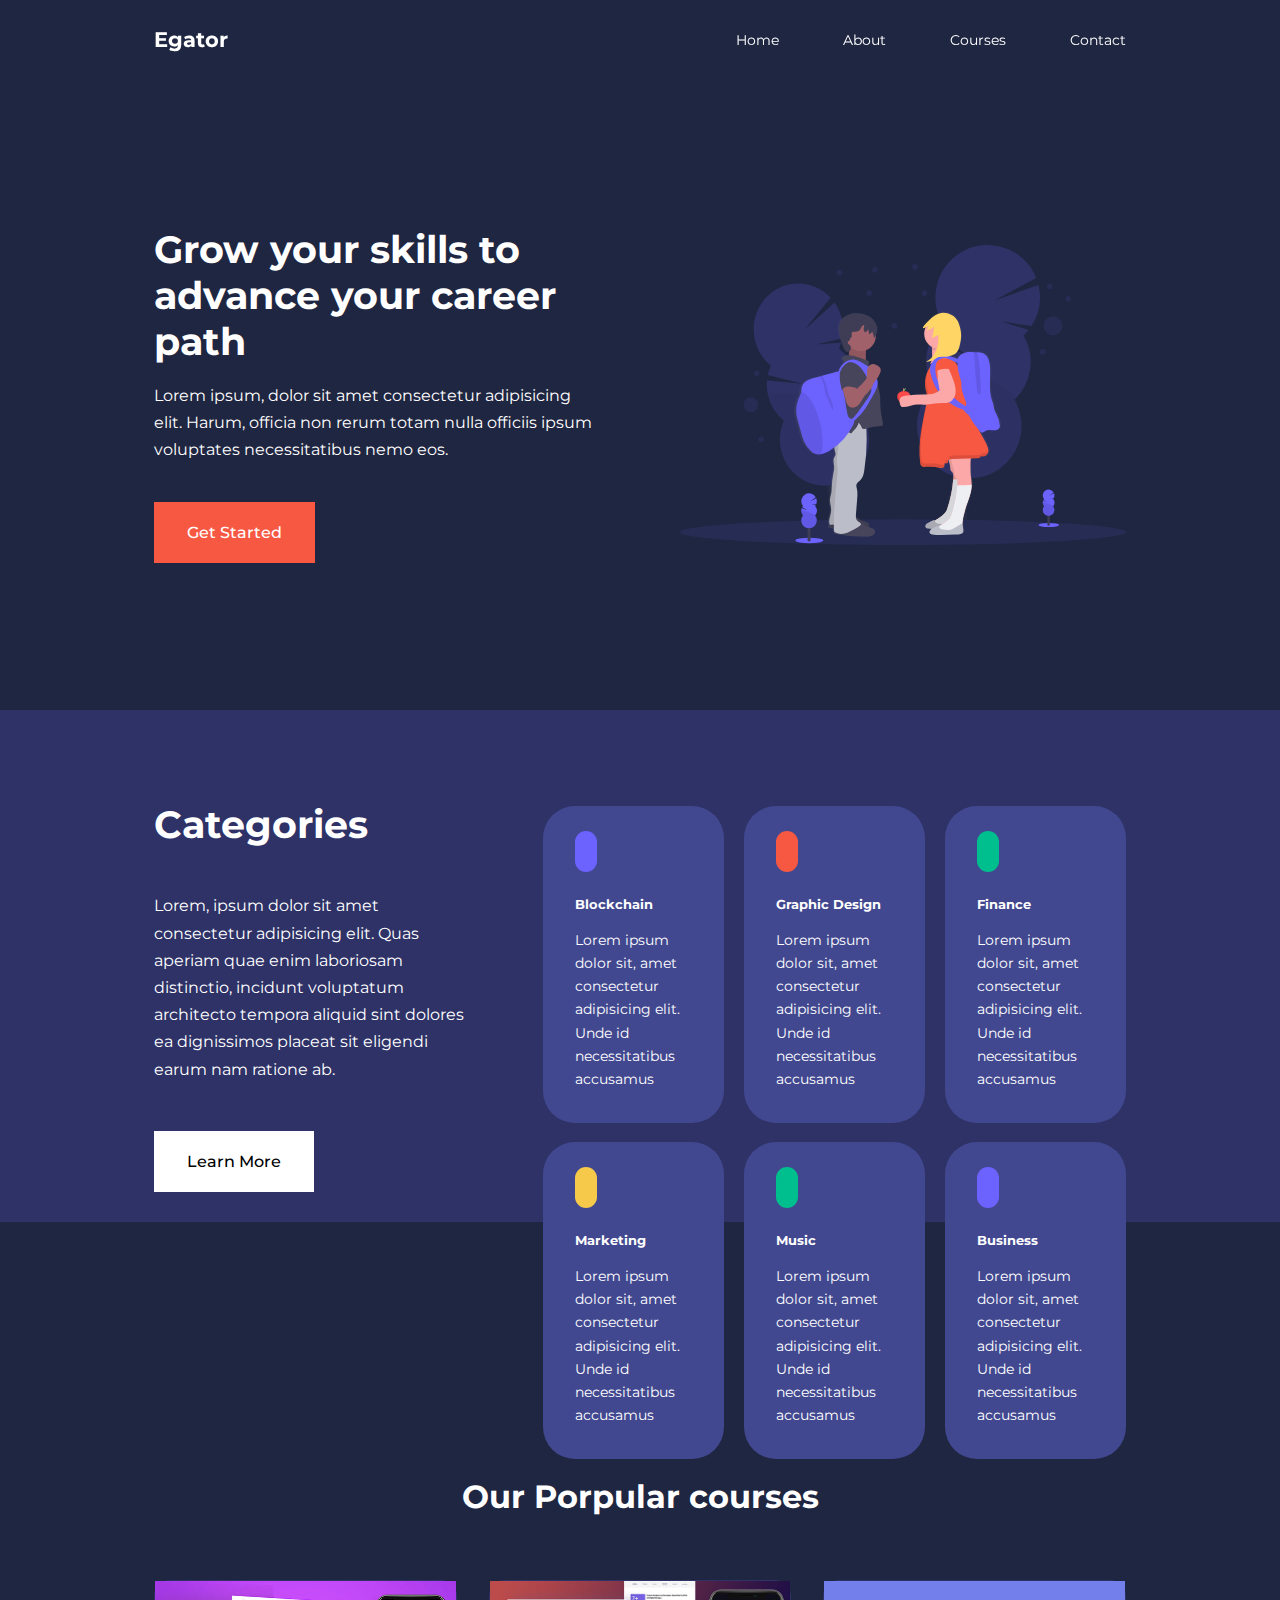
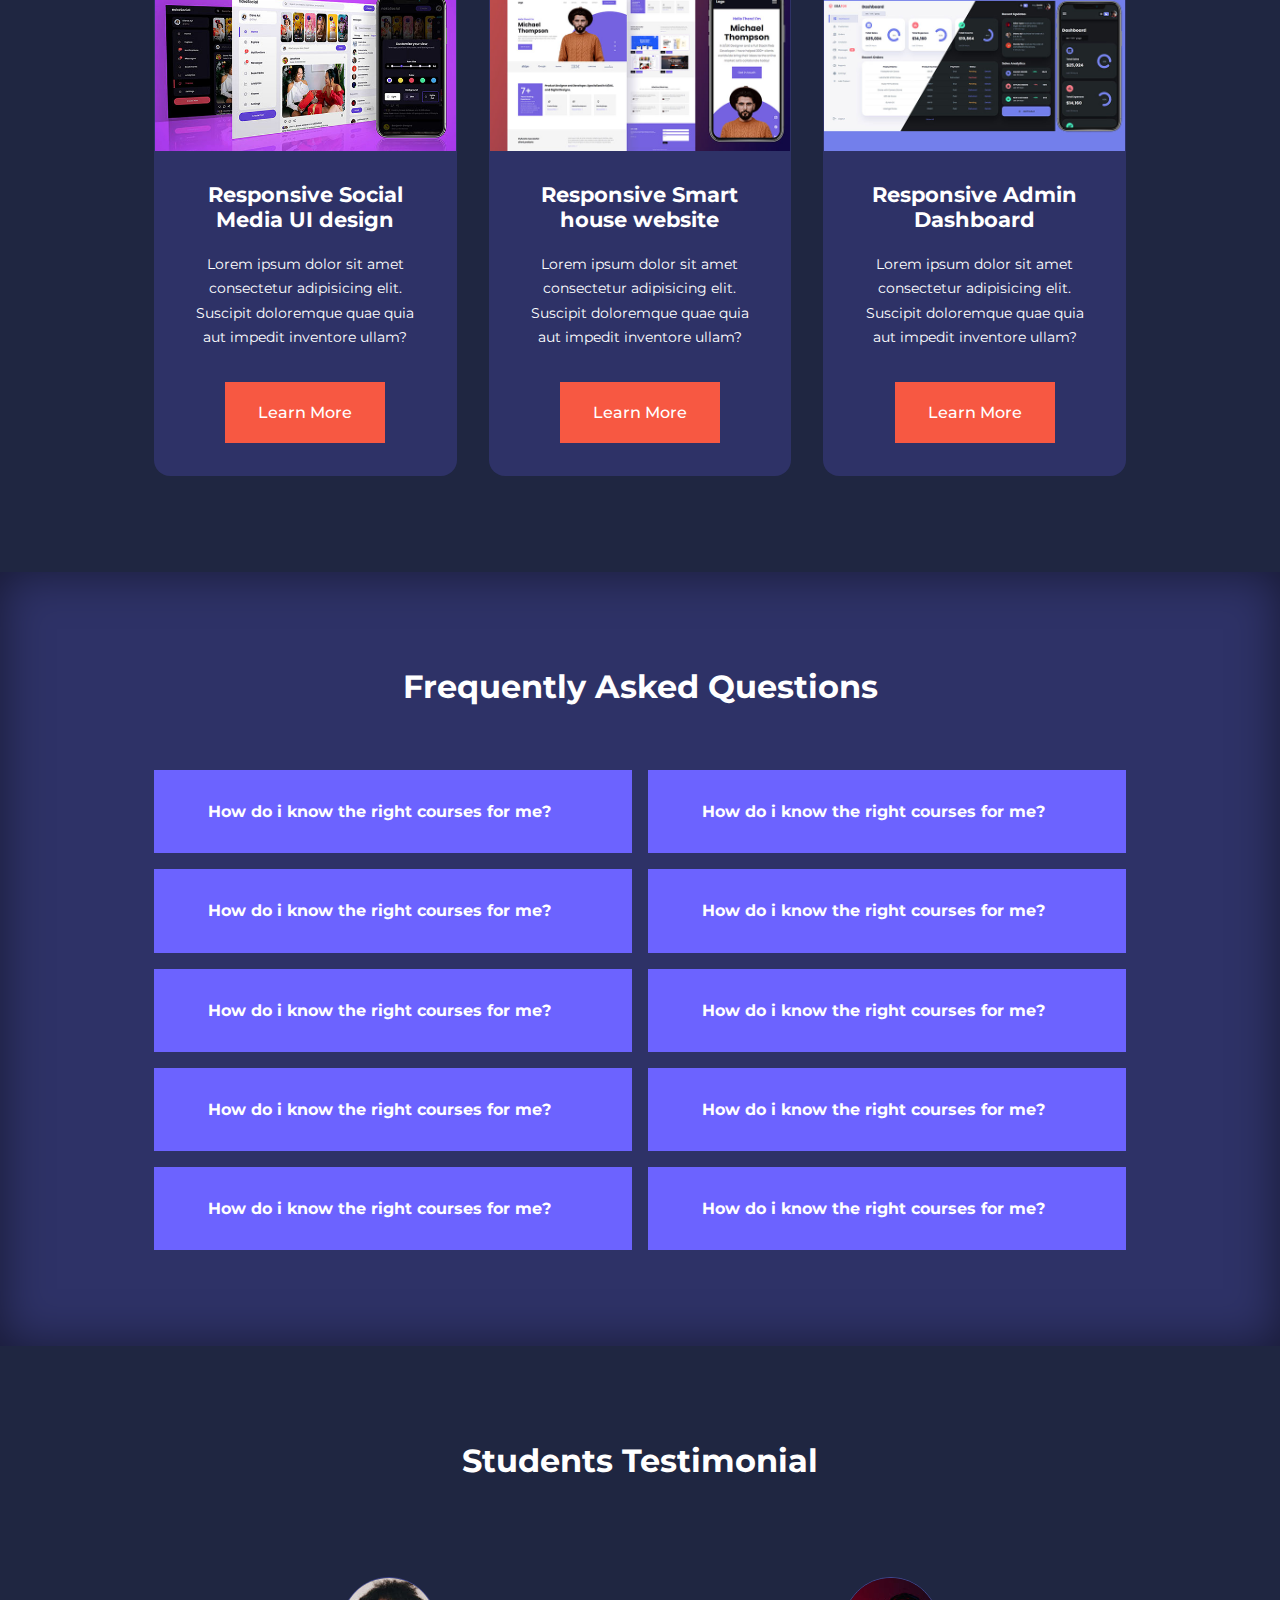
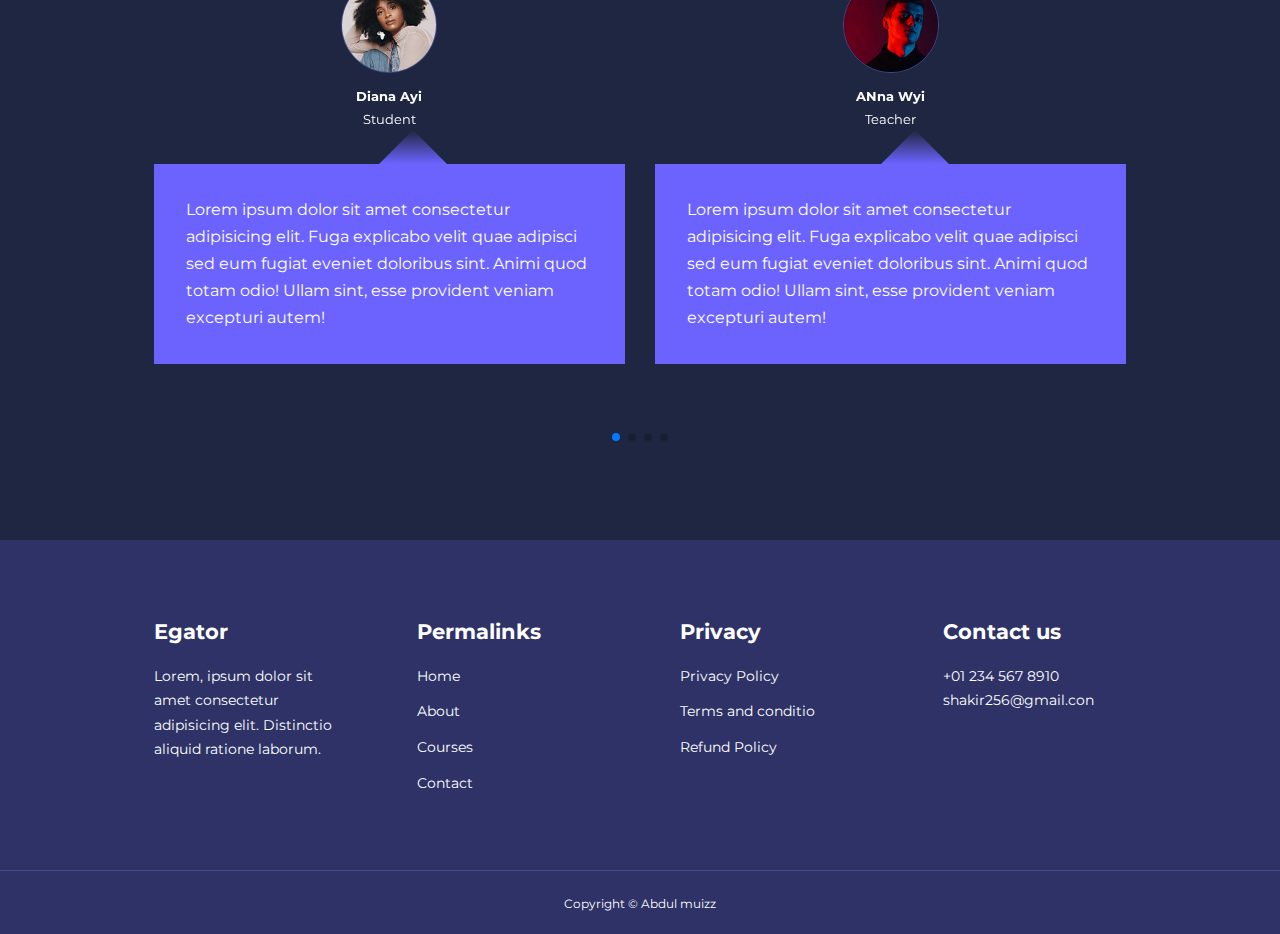
<file: index.html>
<!DOCTYPE html>
<html lang="en">

<head>
    <meta charset="UTF-8">
    <meta http-equiv="X-UA-Compatible" content="IE=edge">
    <meta name="viewport" content="width=device-width, initial-scale=1.0">
    <title>
        Responsive Multipage Education website using Html css and Javascript
    </title>
    <link rel="stylesheet" href="./css/style.css">
    <!-- ICONS COUNT CDN -->
    <link rel="stylesheet" href="https://cdnjs.cloudflare.com/ajax/libs/font-awesome/6.1.1/css/all.min.css"
        integrity="sha512-KfkfwYDsLkIlwQp6LFnl8zNdLGxu9YAA1QvwINks4PhcElQSvqcyVLLD9aMhXd13uQjoXtEKNosOWaZqXgel0g=="
        crossorigin="anonymous" referrerpolicy="no-referrer" />

    <!-- GOOGLE FONT -->
    <link href="https://fonts.googleapis.com/css2?family=Montserrat:wght@300;400;500;600;700;800&display=swap"
        rel="stylesheet">
    <!-- swiper js -->
    <link rel="stylesheet" href="https://cdn.jsdelivr.net/npm/swiper@8/swiper-bundle.min.css">

</head>

<body>
    <nav>
        <div class="container nav__container">
            <a href="index.html">
                <h4>Egator</h4>
            </a>
            <ul class="nav__menu">
                <li><a href="index.html">Home</a></li>
                <li><a href="about.html">About</a></li>
                <li><a href="courses.html">Courses</a></li>
                <li><a href="contact.html">Contact</a></li>
            </ul>
            <button id="open-menu-btn"><i class="fas fa-bars"></i></button>
            <button id="close-menu-btn"><i class="fas fa-x"></i></button>
        </div>
    </nav>
    <header>
        <div class="container header__container">
            <div class="header__left">
                <h1>Grow your skills to advance your career path</h1>
                <p>
                    Lorem ipsum, dolor sit amet consectetur adipisicing elit. Harum, officia non rerum totam nulla
                    officiis ipsum voluptates necessitatibus nemo eos.
                </p>
                <a href="courses.html" class="btn btn-primary">Get Started</a>
            </div>
            <div class="header__right">
                <div class="header__right-image">
                    <img src="./images/header.svg">
                </div>
            </div>
        </div>
    </header>
    <!-- ========End of header===== -->



    <section class="categories">
        <div class="container categories__container">
            <div class="categories__left">
                <h1>Categories</h1>
                <p>
                    Lorem, ipsum dolor sit amet consectetur adipisicing elit. Quas aperiam quae enim laboriosam
                    distinctio, incidunt voluptatum architecto tempora aliquid sint dolores ea dignissimos placeat sit
                    eligendi earum nam ratione ab.
                </p>
                <a href="#" class="btn">Learn More</a>
            </div>
            <div class="categories__right">
                <article class="category">
                    <span class="category__icon"><i class="fab fa-bitcoin"></i></span>
                    <h5>Blockchain</h5>
                    <p>Lorem ipsum dolor sit, amet consectetur adipisicing elit. Unde id necessitatibus accusamus</p>
                </article>
                <article class="category">
                    <span class="category__icon"><i class="fas fa-palette"></i></span>
                    <h5>Graphic Design</h5>
                    <p>Lorem ipsum dolor sit, amet consectetur adipisicing elit. Unde id necessitatibus accusamus</p>
                </article>
                <article class="category">
                    <span class="category__icon"><i class="fas fa-money-check-dollar"></i></span>
                    <h5>Finance</h5>
                    <p>Lorem ipsum dolor sit, amet consectetur adipisicing elit. Unde id necessitatibus accusamus</p>
                </article>
                <article class="category">
                    <span class="category__icon"><i class="fas fa-volume-high"></i></span>
                    <h5>Marketing</h5>
                    <p>Lorem ipsum dolor sit, amet consectetur adipisicing elit. Unde id necessitatibus accusamus</p>
                </article>
                <article class="category">
                    <span class="category__icon"><i class="fas fa-music"></i></span>
                    <h5>Music</h5>
                    <p>Lorem ipsum dolor sit, amet consectetur adipisicing elit. Unde id necessitatibus accusamus</p>
                </article>
                <article class="category">
                    <span class="category__icon"><i class="fas fa-puzzle-piece"></i></span>
                    <h5>Business</h5>
                    <p>Lorem ipsum dolor sit, amet consectetur adipisicing elit. Unde id necessitatibus accusamus</p>
                </article>
            </div>
        </div>
    </section>
    <!-- end of categories -->



    <section class="courses">
        <h2>Our Porpular courses</h2>
        <div class="container courses__container">
            <article class="course">
                <div class="course__image">
                    <img src="./images/course1.jpg" alt="">
                </div>
                <div class="course__info">
                    <h4>Responsive Social Media UI design</h4>
                    <p>
                        Lorem ipsum dolor sit amet consectetur adipisicing elit. Suscipit doloremque quae quia aut
                        impedit inventore ullam?
                    </p>
                    <a href="courses.html" class="btn btn-primary">Learn More</a>
                </div>
            </article>

            <article class="course">
                <div class="course__image">
                    <img src="./images/course2.jpg" alt="">
                </div>
                <div class="course__info">
                    <h4>Responsive Smart house website</h4>
                    <p>
                        Lorem ipsum dolor sit amet consectetur adipisicing elit. Suscipit doloremque quae quia aut
                        impedit inventore ullam?
                    </p>
                    <a href="courses.html" class="btn btn-primary">Learn More</a>
                </div>
            </article>

            <article class="course">
                <div class="course__image">
                    <img src="./images/course3.jpg" alt="">
                </div>
                <div class="course__info">
                    <h4>Responsive Admin Dashboard</h4>
                    <p>
                        Lorem ipsum dolor sit amet consectetur adipisicing elit. Suscipit doloremque quae quia aut
                        impedit inventore ullam?
                    </p>
                    <a href="courses.html" class="btn btn-primary">Learn More</a>
                </div>
            </article>
        </div>
    </section>


    <!-- ==============end of categories========= -->



    <section class="faqs">
        <h2>Frequently Asked Questions</h2>
        <div class="container faqs__container">

            <article class="faq">
                <div class="faq__icon"><i class="uil uil-plus"></i></div>
                <div class="question__answer">
                    <h4>How do i know the right courses for me?</h4>
                    <p>
                        Lorem ipsum dolor sit, amet consectetur adipisicing elit. Dolor quas incidunt ipsam? Dolorem
                        earum eveniet quis totam ex animi soluta, enim consequuntur praesentium, nulla maiores magnam
                        consequatur expedita ducimus exercitationem!
                    </p>
                </div>
            </article>

            <article class="faq">
                <div class="faq__icon"><i class="uil uil-plus"></i></div>
                <div class="question__answer">
                    <h4>How do i know the right courses for me?</h4>
                    <p>
                        Lorem ipsum dolor sit, amet consectetur adipisicing elit. Dolor quas incidunt ipsam? Dolorem
                        earum eveniet quis totam ex animi soluta, enim consequuntur praesentium, nulla maiores magnam
                        consequatur expedita ducimus exercitationem!
                    </p>
                </div>
            </article>

            <article class="faq">
                <div class="faq__icon"><i class="uil uil-plus"></i></div>
                <div class="question__answer">
                    <h4>How do i know the right courses for me?</h4>
                    <p>
                        Lorem ipsum dolor sit, amet consectetur adipisicing elit. Dolor quas incidunt ipsam? Dolorem
                        earum eveniet quis totam ex animi soluta, enim consequuntur praesentium, nulla maiores magnam
                        consequatur expedita ducimus exercitationem!
                    </p>
                </div>
            </article>

            <article class="faq">
                <div class="faq__icon"><i class="uil uil-plus"></i></div>
                <div class="question__answer">
                    <h4>How do i know the right courses for me?</h4>
                    <p>
                        Lorem ipsum dolor sit, amet consectetur adipisicing elit. Dolor quas incidunt ipsam? Dolorem
                        earum eveniet quis totam ex animi soluta, enim consequuntur praesentium, nulla maiores magnam
                        consequatur expedita ducimus exercitationem!
                    </p>
                </div>
            </article>

            <article class="faq">
                <div class="faq__icon"><i class="uil uil-plus"></i></div>
                <div class="question__answer">
                    <h4>How do i know the right courses for me?</h4>
                    <p>
                        Lorem ipsum dolor sit, amet consectetur adipisicing elit. Dolor quas incidunt ipsam? Dolorem
                        earum eveniet quis totam ex animi soluta, enim consequuntur praesentium, nulla maiores magnam
                        consequatur expedita ducimus exercitationem!
                    </p>
                </div>
            </article>

            <article class="faq">
                <div class="faq__icon"><i class="uil uil-plus"></i></div>
                <div class="question__answer">
                    <h4>How do i know the right courses for me?</h4>
                    <p>
                        Lorem ipsum dolor sit, amet consectetur adipisicing elit. Dolor quas incidunt ipsam? Dolorem
                        earum eveniet quis totam ex animi soluta, enim consequuntur praesentium, nulla maiores magnam
                        consequatur expedita ducimus exercitationem!
                    </p>
                </div>
            </article>

            <article class="faq">
                <div class="faq__icon"><i class="uil uil-plus"></i></div>
                <div class="question__answer">
                    <h4>How do i know the right courses for me?</h4>
                    <p>
                        Lorem ipsum dolor sit, amet consectetur adipisicing elit. Dolor quas incidunt ipsam? Dolorem
                        earum eveniet quis totam ex animi soluta, enim consequuntur praesentium, nulla maiores magnam
                        consequatur expedita ducimus exercitationem!
                    </p>
                </div>
            </article>

            <article class="faq">
                <div class="faq__icon"><i class="uil uil-plus"></i></div>
                <div class="question__answer">
                    <h4>How do i know the right courses for me?</h4>
                    <p>
                        Lorem ipsum dolor sit, amet consectetur adipisicing elit. Dolor quas incidunt ipsam? Dolorem
                        earum eveniet quis totam ex animi soluta, enim consequuntur praesentium, nulla maiores magnam
                        consequatur expedita ducimus exercitationem!
                    </p>
                </div>
            </article>

            <article class="faq">
                <div class="faq__icon"><i class="uil uil-plus"></i></div>
                <div class="question__answer">
                    <h4>How do i know the right courses for me?</h4>
                    <p>
                        Lorem ipsum dolor sit, amet consectetur adipisicing elit. Dolor quas incidunt ipsam? Dolorem
                        earum eveniet quis totam ex animi soluta, enim consequuntur praesentium, nulla maiores magnam
                        consequatur expedita ducimus exercitationem!
                    </p>
                </div>
            </article>

            <article class="faq">
                <div class="faq__icon"><i class="uil uil-plus"></i></div>
                <div class="question__answer">
                    <h4>How do i know the right courses for me?</h4>
                    <p>
                        Lorem ipsum dolor sit, amet consectetur adipisicing elit. Dolor quas incidunt ipsam? Dolorem
                        earum eveniet quis totam ex animi soluta, enim consequuntur praesentium, nulla maiores magnam
                        consequatur expedita ducimus exercitationem!
                    </p>
                </div>
            </article>
        </div>
    </section>
    <!-- =========end of faqs====== -->



    <section class="container testimonials__container mySwiper">
        <h2>Students Testimonial</h2>
        <div class="swiper-wrapper">
            <article class="testimonial swiper-slide">
                <div class="avatar">
                    <img src="images/avatar1.jpg" alt="">
                </div>
                <div class="testimonial__info">
                    <h5>Diana Ayi</h5>
                    <small>Student</small>
                </div>
                <div class="testimonial__body ">
                    <p>
                        Lorem ipsum dolor sit amet consectetur adipisicing elit. Fuga explicabo velit quae adipisci sed
                        eum fugiat eveniet doloribus sint. Animi quod totam odio! Ullam sint, esse provident veniam
                        excepturi autem!
                    </p>
                </div>
            </article>
            <article class="testimonial swiper-slide">
                <div class="avatar">
                    <img src="images/avatar2.jpg" alt="">
                </div>
                <div class="testimonial__info">
                    <h5>ANna Wyi</h5>
                    <small>Teacher</small>
                </div>
                <div class="testimonial__body">
                    <p>
                        Lorem ipsum dolor sit amet consectetur adipisicing elit. Fuga explicabo velit quae adipisci sed
                        eum fugiat eveniet doloribus sint. Animi quod totam odio! Ullam sint, esse provident veniam
                        excepturi autem!
                    </p>
                </div>
            </article>
            <article class="testimonial swiper-slide">
                <div class="avatar">
                    <img src="images/avatar3.jpg" alt="">
                </div>
                <div class="testimonial__info">
                    <h5>Maq ted</h5>
                    <small>Student</small>
                </div>
                <div class="testimonial__body">
                    <p>
                        Lorem ipsum dolor sit amet consectetur adipisicing elit. Fuga explicabo velit quae adipisci sed
                        eum fugiat eveniet doloribus sint. Animi quod totam odio! Ullam sint, esse provident veniam
                        excepturi autem!
                    </p>
                </div>
            </article>
            <article class="testimonial swiper-slide">
                <div class="avatar">
                    <img src="images/avatar4.jpg" alt="">
                </div>
                <div class="testimonial__info">
                    <h5>Jane mee</h5>
                    <small>Ui / UX </small>
                </div>
                <div class="testimonial__body">
                    <p>
                        Lorem ipsum dolor sit amet consectetur adipisicing elit. Fuga explicabo velit quae adipisci sed
                        eum fugiat eveniet doloribus sint. Animi quod totam odio! Ullam sint, esse provident veniam
                        excepturi autem!
                    </p>
                </div>
            </article>
            <article class="testimonial swiper-slide">
                <div class="avatar">
                    <img src="images/avatar5.jpg" alt="">
                </div>
                <div class="testimonial__info">
                    <h5>Een Ayi</h5>
                    <small>Developer</small>
                </div>
                <div class="testimonial__body">
                    <p>
                        Lorem ipsum dolor sit amet consectetur adipisicing elit. Fuga explicabo velit quae adipisci sed
                        eum fugiat eveniet doloribus sint. Animi quod totam odio! Ullam sint, esse provident veniam
                        excepturi autem!
                    </p>
                </div>
            </article>
        </div>
        <div class="swiper-pagination"></div>
    </section>




    <!-- footer section -->

    <footer>
        <div class="container footer__container">
            <div class="footer__1">
                <a href="index.html">
                    <h4>Egator</h4>
                </a>
                <p>
                    Lorem, ipsum dolor sit amet consectetur adipisicing elit. Distinctio aliquid ratione laborum.
                </p>
            </div>
            <div class="footer__2">
                <h4>Permalinks</h4>
                <ul class="permalinks">
                    <li><a href="index.html">Home</a></li>
                    <li><a href="about.html">About</a></li>
                    <li><a href="courses.html">Courses</a></li>
                    <li><a href="contact.html">Contact</a></li>
                </ul>
            </div>
            <div class="footer__3">
                <h4>Privacy</h4>
                <ul class="privacy">
                    <li><a href="#">Privacy Policy</a></li>
                    <li><a href="#">Terms and conditio</a></li>
                    <li><a href="#">Refund Policy</a></li>
                </ul>
            </div>
            <div class="footer__4">
                <h4>Contact us</h4>
                <div>
                    <p>+01 234 567 8910</p>
                    <p>shakir256@gmail.con</p>
                </div>
                <ul class="footer__socials">
                    <li>
                        <a href="#"><i class="uil uil-facebook-f"></i></a>
                    </li>
                    <li>
                        <a href="#"><i class="uil uil-instagram-alt"></i></a>
                    </li>
                    <li>
                        <a href="#"><i class="uil uil-twitter"></i></a>
                    </li>
                    <li>
                        <a href="#"><i class="uil uil-linkedin-alt"></i></a>
                    </li>
                </ul>
            </div>
        </div>
        <div class="footer__copyright">
            <small>Copyright &copy; Abdul muizz</small>
        </div>
    </footer>





    <!-- swiper script -->
    <script src="https://cdn.jsdelivr.net/npm/swiper@8/swiper-bundle.min.js"></script>

    <script src="main.js"></script>
    <script>
        var swiper = new Swiper(".mySwiper", {
            slidesPerView: 1,
            spaceBetween: 30,
            pagination: {
                el: ".swiper-pagination",
                clickable: true,
            },
            //when window width is >= 600px
            breakpoints: {
                600: {
                    slidesPerView: 2
                }
            }
        })
    </script>
</body>

</html>
</file>
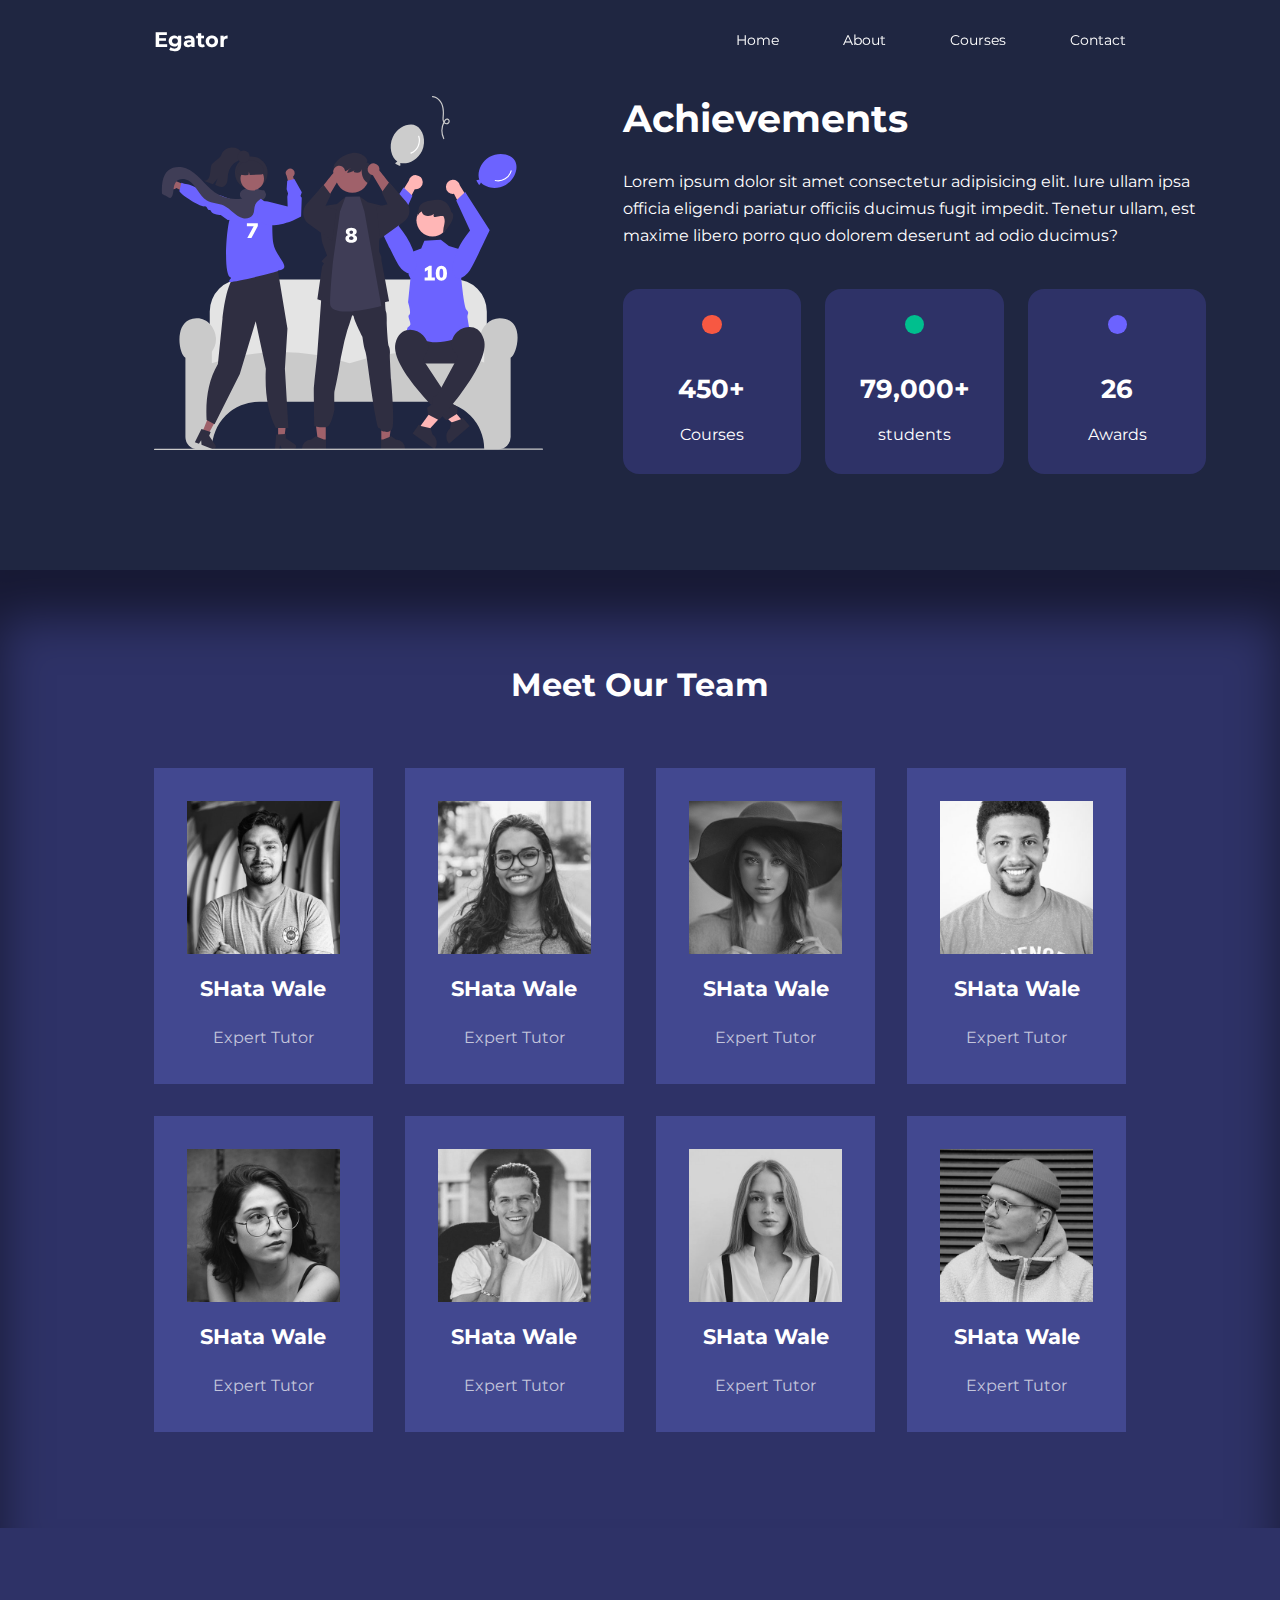
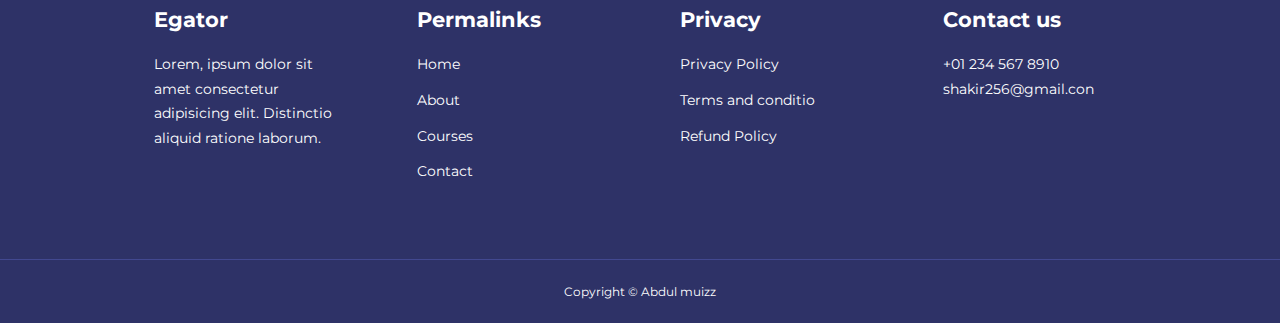
<file: about.html>
<!DOCTYPE html>
<html lang="en">

<head>
    <meta charset="UTF-8">
    <meta http-equiv="X-UA-Compatible" content="IE=edge">
    <meta name="viewport" content="width=device-width, initial-scale=1.0">
    <title>About Us</title>
    <link rel="stylesheet" href="./css/style.css">
    <link rel="stylesheet" href="./css/about.css">
    <!-- ICONS COUNT CDN -->
    <link rel="stylesheet" href="https://cdnjs.cloudflare.com/ajax/libs/font-awesome/6.1.1/css/all.min.css"
        integrity="sha512-KfkfwYDsLkIlwQp6LFnl8zNdLGxu9YAA1QvwINks4PhcElQSvqcyVLLD9aMhXd13uQjoXtEKNosOWaZqXgel0g=="
        crossorigin="anonymous" referrerpolicy="no-referrer" />

    <!-- GOOGLE FONT -->
    <link href="https://fonts.googleapis.com/css2?family=Montserrat:wght@300;400;500;600;700;800&display=swap"
        rel="stylesheet">

</head>

<body>
    <nav>
        <div class="container nav__container">
            <a href="index.html">
                <h4>Egator</h4>
            </a>
            <ul class="nav__menu">
                <li><a href="index.html">Home</a></li>
                <li><a href="about.html">About</a></li>
                <li><a href="courses.html">Courses</a></li>
                <li><a href="contact.html">Contact</a></li>
            </ul>
            <button id="open-menu-btn"><i class="fas fa-bars"></i></button>
            <button id="close-menu-btn"><i class="fas fa-x"></i></button>
        </div>
    </nav>






    <section class="about__container">
        <div class="container about__achievements-container">
            <div class="about__achievements-left">
                <img src="./images/about achievements.svg" alt="">
            </div>
            <div class="about__achievements-right">
                <h1>Achievements</h1>
                <p>
                    Lorem ipsum dolor sit amet consectetur adipisicing elit. Iure ullam ipsa officia eligendi pariatur
                    officiis ducimus fugit impedit. Tenetur ullam, est maxime libero porro quo dolorem deserunt ad odio
                    ducimus?
                </p>
                <div class="achievements__cards">
                    <article class="achievement__card">
                        <span class="achievement__icon">
                            <i class="fas fa-video"></i>
                        </span>
                        <h3>450+</h3>
                        <p>Courses</p>
                    </article>
                    <article class="achievement__card">
                        <span class="achievement__icon">
                            <i class="fas fa-people-group"></i>
                        </span>
                        <h3>79,000+</h3>
                        <p>students</p>
                    </article>
                    <article class="achievement__card">
                        <span class="achievement__icon">
                            <i class="fas fa-award"></i>
                        </span>
                        <h3>26</h3>
                        <p>Awards</p>
                    </article>
                </div>
            </div>
        </div>
    </section>

    <!-- end of achievements -->






    <section class="team">
        <h2>Meet Our Team</h2>
        <div class="container team__container">
            <article class="team__member">
                <div class="team__member-image">
                    <img src="./images/tm1.jpg" alt="">
                </div>
                <div class="team__member-info">
                    <h4>SHata Wale</h4>
                    <p>Expert Tutor</p>
                </div>
                <div class="team__member-socials">
                    <a href="#"><i class="fab fa-instagram"></i></a>
                    <a href="#"><i class="fab fa-twitter"></i></a>
                    <a href="#"><i class="fab fa-linkedin"></i></a>
                </div>
            </article>
            <article class="team__member">
                <div class="team__member-image">
                    <img src="./images/tm2.jpg" alt="">
                </div>
                <div class="team__member-info">
                    <h4>SHata Wale</h4>
                    <p>Expert Tutor</p>
                </div>
                <div class="team__member-socials">
                    <a href="#"><i class="fab fa-instagram"></i></a>
                    <a href="#"><i class="fab fa-twitter"></i></a>
                    <a href="#"><i class="fab fa-linkedin"></i></a>
                </div>
            </article>
            <article class="team__member">
                <div class="team__member-image">
                    <img src="./images/tm3.jpg" alt="">
                </div>
                <div class="team__member-info">
                    <h4>SHata Wale</h4>
                    <p>Expert Tutor</p>
                </div>
                <div class="team__member-socials">
                    <a href="#"><i class="fab fa-instagram"></i></a>
                    <a href="#"><i class="fab fa-twitter"></i></a>
                    <a href="#"><i class="fab fa-linkedin"></i></a>
                </div>
            </article>
            <article class="team__member">
                <div class="team__member-image">
                    <img src="./images/tm4.jpg" alt="">
                </div>
                <div class="team__member-info">
                    <h4>SHata Wale</h4>
                    <p>Expert Tutor</p>
                </div>
                <div class="team__member-socials">
                    <a href="#"><i class="fab fa-instagram"></i></a>
                    <a href="#"><i class="fab fa-twitter"></i></a>
                    <a href="#"><i class="fab fa-linkedin"></i></a>
                </div>
            </article>
            <article class="team__member">
                <div class="team__member-image">
                    <img src="./images/tm5.jpg" alt="">
                </div>
                <div class="team__member-info">
                    <h4>SHata Wale</h4>
                    <p>Expert Tutor</p>
                </div>
                <div class="team__member-socials">
                    <a href="#"><i class="fab fa-instagram"></i></a>
                    <a href="#"><i class="fab fa-twitter"></i></a>
                    <a href="#"><i class="fab fa-linkedin"></i></a>
                </div>
            </article>
            <article class="team__member">
                <div class="team__member-image">
                    <img src="./images/tm6.jpg" alt="">
                </div>
                <div class="team__member-info">
                    <h4>SHata Wale</h4>
                    <p>Expert Tutor</p>
                </div>
                <div class="team__member-socials">
                    <a href="#"><i class="fab fa-instagram"></i></a>
                    <a href="#"><i class="fab fa-twitter"></i></a>
                    <a href="#"><i class="fab fa-linkedin"></i></a>
                </div>
            </article>
            <article class="team__member">
                <div class="team__member-image">
                    <img src="./images/tm7.jpg" alt="">
                </div>
                <div class="team__member-info">
                    <h4>SHata Wale</h4>
                    <p>Expert Tutor</p>
                </div>
                <div class="team__member-socials">
                    <a href="#"><i class="fab fa-instagram"></i></a>
                    <a href="#"><i class="fab fa-twitter"></i></a>
                    <a href="#"><i class="fab fa-linkedin"></i></a>
                </div>
            </article>
            <article class="team__member">
                <div class="team__member-image">
                    <img src="./images/tm8.jpg" alt="">
                </div>
                <div class="team__member-info">
                    <h4>SHata Wale</h4>
                    <p>Expert Tutor</p>
                </div>
                <div class="team__member-socials">
                    <a href="#"><i class="fab fa-instagram"></i></a>
                    <a href="#"><i class="fab fa-twitter"></i></a>
                    <a href="#"><i class="fab fa-linkedin"></i></a>
                </div>
            </article>
        </div>
    </section>


    <!-- end of team -->


    <footer>
        <div class="container footer__container">
            <div class="footer__1">
                <a href="index.html">
                    <h4>Egator</h4>
                </a>
                <p>
                    Lorem, ipsum dolor sit amet consectetur adipisicing elit. Distinctio aliquid ratione laborum.
                </p>
            </div>
            <div class="footer__2">
                <h4>Permalinks</h4>
                <ul class="permalinks">
                    <li><a href="index.html">Home</a></li>
                    <li><a href="about.html">About</a></li>
                    <li><a href="courses.html">Courses</a></li>
                    <li><a href="contact.html">Contact</a></li>
                </ul>
            </div>
            <div class="footer__3">
                <h4>Privacy</h4>
                <ul class="privacy">
                    <li><a href="#">Privacy Policy</a></li>
                    <li><a href="#">Terms and conditio</a></li>
                    <li><a href="#">Refund Policy</a></li>
                </ul>
            </div>
            <div class="footer__4">
                <h4>Contact us</h4>
                <div>
                    <p>+01 234 567 8910</p>
                    <p>shakir256@gmail.con</p>
                </div>
                <ul class="footer__socials">
                    <li>
                        <a href="#"><i class="uil uil-facebook-f"></i></a>
                    </li>
                    <li>
                        <a href="#"><i class="uil uil-instagram-alt"></i></a>
                    </li>
                    <li>
                        <a href="#"><i class="uil uil-twitter"></i></a>
                    </li>
                    <li>
                        <a href="#"><i class="uil uil-linkedin-alt"></i></a>
                    </li>
                </ul>
            </div>
        </div>
        <div class="footer__copyright">
            <small>Copyright &copy; Abdul muizz</small>
        </div>
    </footer>
    <script src="main.js"></script>
</body>

</html>
</file>
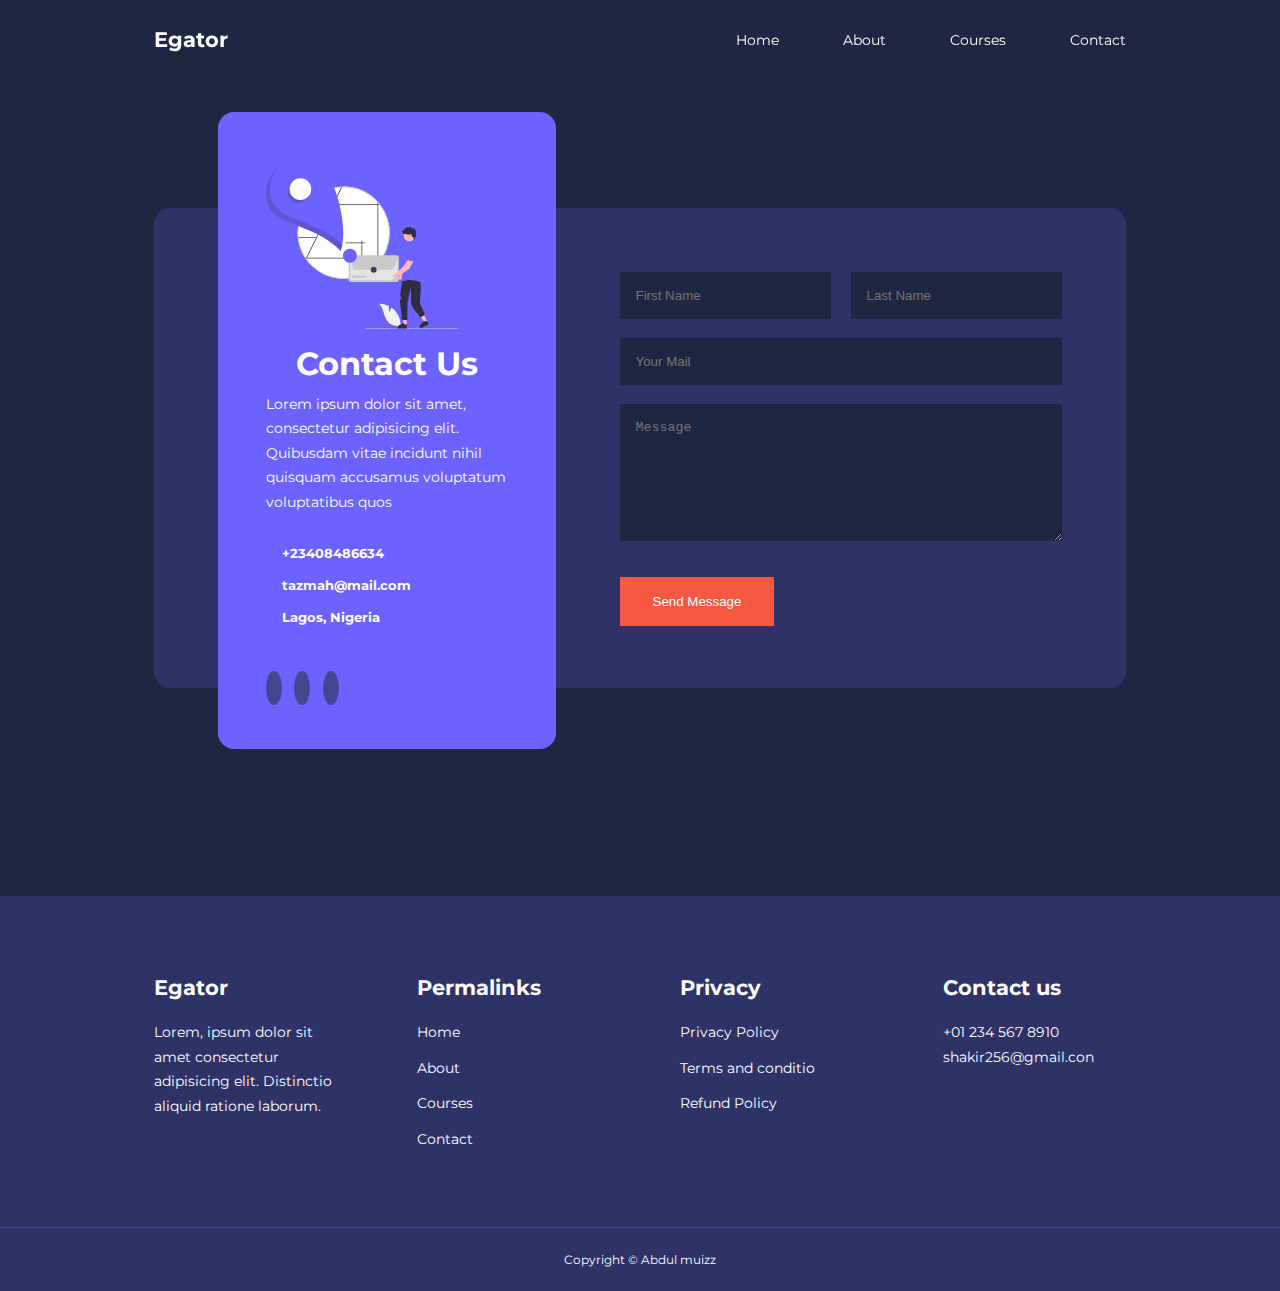
<file: contact.html>
<!DOCTYPE html>
<html lang="en">

<head>
    <meta charset="UTF-8">
    <meta http-equiv="X-UA-Compatible" content="IE=edge">
    <meta name="viewport" content="width=device-width, initial-scale=1.0">
    <title>Document</title>
    <link rel="stylesheet" href="./css/style.css">
    <link rel="stylesheet" href="./css/contact.css">
    <!-- ICONS COUNT CDN -->
    <link rel="stylesheet" href="https://cdnjs.cloudflare.com/ajax/libs/font-awesome/6.1.1/css/all.min.css"
        integrity="sha512-KfkfwYDsLkIlwQp6LFnl8zNdLGxu9YAA1QvwINks4PhcElQSvqcyVLLD9aMhXd13uQjoXtEKNosOWaZqXgel0g=="
        crossorigin="anonymous" referrerpolicy="no-referrer" />

    <!-- GOOGLE FONT -->
    <link href="https://fonts.googleapis.com/css2?family=Montserrat:wght@300;400;500;600;700;800&display=swap"
        rel="stylesheet">
</head>

<body>

    <nav>
        <div class="container nav__container">
            <a href="index.html">
                <h4>Egator</h4>
            </a>
            <ul class="nav__menu">
                <li><a href="index.html">Home</a></li>
                <li><a href="about.html">About</a></li>
                <li><a href="courses.html">Courses</a></li>
                <li><a href="contact.html">Contact</a></li>
            </ul>
            <button id="open-menu-btn"><i class="fas fa-bars"></i></button>
            <button id="close-menu-btn"><i class="fas fa-x"></i></button>
        </div>
    </nav>



    <section class="contact">
        <div class="container contact__conainer">
            <aside class="contact__aside">
                <div class="aside__image">
                    <img src="./images/contact.svg" alt="">
                </div>
                <h2>Contact Us</h2>
                <p>
                    Lorem ipsum dolor sit amet, consectetur adipisicing elit. Quibusdam vitae incidunt nihil quisquam
                    accusamus voluptatum voluptatibus quos
                </p>
                <ul class="contact__details">
                    <li>
                        <i class="fas fa-phone"></i>
                        <h5>+23408486634</h5>
                    </li>
                    <li>
                        <i class="fas fa-envelope"></i>
                        <h5>tazmah@mail.com</h5>
                    </li>
                    <li>
                        <i class="fas fa-location-pin"></i>
                        <h5>Lagos, Nigeria</h5>
                    </li>
                </ul>
                <ul class="contact__socials">
                    <li>
                        <a href="#">
                            <i class="fab fa-facebook"></i>
                        </a>
                    </li>
                    <li>
                        <a href="#">
                            <i class="fab fa-instagram"></i>
                        </a>
                    </li>
                    <li>
                        <a href="#">
                            <i class="fab fa-linkedin-in"></i>
                        </a>
                    </li>
                </ul>
            </aside>
            <form action="" class="contact__form">
                <div class="form__name">
                    <input type="text" name="First Name" placeholder="First Name" required>
                    <input type="text" name="Last Name" placeholder="Last Name" required>
                </div>
                <input type="email" name="Email Address" placeholder="Your Mail" required>
                <textarea name="Message" rows="7" required placeholder="Message"></textarea>

                <button type="submit" class="btn btn-primary">Send Message</button>
            </form>
        </div>
    </section>






    <footer>
        <div class="container footer__container">
            <div class="footer__1">
                <a href="index.html">
                    <h4>Egator</h4>
                </a>
                <p>
                    Lorem, ipsum dolor sit amet consectetur adipisicing elit. Distinctio aliquid ratione laborum.
                </p>
            </div>
            <div class="footer__2">
                <h4>Permalinks</h4>
                <ul class="permalinks">
                    <li><a href="index.html">Home</a></li>
                    <li><a href="about.html">About</a></li>
                    <li><a href="courses.html">Courses</a></li>
                    <li><a href="contact.html">Contact</a></li>
                </ul>
            </div>
            <div class="footer__3">
                <h4>Privacy</h4>
                <ul class="privacy">
                    <li><a href="#">Privacy Policy</a></li>
                    <li><a href="#">Terms and conditio</a></li>
                    <li><a href="#">Refund Policy</a></li>
                </ul>
            </div>
            <div class="footer__4">
                <h4>Contact us</h4>
                <div>
                    <p>+01 234 567 8910</p>
                    <p>shakir256@gmail.con</p>
                </div>
                <ul class="footer__socials">
                    <li>
                        <a href="#"><i class="uil uil-facebook-f"></i></a>
                    </li>
                    <li>
                        <a href="#"><i class="uil uil-instagram-alt"></i></a>
                    </li>
                    <li>
                        <a href="#"><i class="uil uil-twitter"></i></a>
                    </li>
                    <li>
                        <a href="#"><i class="uil uil-linkedin-alt"></i></a>
                    </li>
                </ul>
            </div>
        </div>
        <div class="footer__copyright">
            <small>Copyright &copy; Abdul muizz</small>
        </div>
    </footer>
    <script src="main.js"></script>
</body>

</html>
</file>
<file: css/style.css>
* {
    margin: 0;
    padding: 0;
    border: 0;
    outline: 0;
    text-decoration: none;
    list-style: none;
    box-sizing: border-box;
}

:root {
    /* #be9667 */

    --color-primary: #6c63ff;
    --color-sucess: #00bf8e;
    --color-warning: #f7c94b;
    --color-danger: #f75842;
    --color-danger-variant: rgba(247, 88, 66, 0.4);
    --color-white: #fff;
    --color-light: rgba(255, 255, 255, 0.7);
    --color-black: #000;
    --color-bg: #1f2641;
    --color-bg1: #2e3267;
    --color-bg2: #424890;

    --container-width-lg: 76%;
    --container-width-md: 90%;
    --container-width-sm: 94%;

    --transition: all 400ms ease;
}

body {
    /* font-family: 'Montserrat', sans-serif; */
    font-family: 'Montserrat', sans-serif;
    line-height: 1.7;
    color: var(--color-white);
    background: var(--color-bg);
}

.container {
    width: var(--container-width-lg);
    margin: 0 auto;
}

section {
    padding: 6rem 0;
}

section h2 {
    text-align: center;
    margin-bottom: 4rem;
}

h1,
h2,
h3,
h4,
h5 {
    line-height: 1.2;
}

h1 {
    font-size: 2.4rem;
}

h2 {
    font-size: 2rem;
}

h3 {
    font-size: 1.6rem;
}

h4 {
    font-size: 1.3rem;
}

a {
    color: var(--color-black-variant);
}

img {
    width: 100%;
    display: block;
    object-fit: cover;
}

.btn {
    display: inline-block;
    background: var(--color-white);
    color: var(--color-black);
    padding: 1rem 2rem;
    border: 1px solid transparent;
    font-weight: 500;
    transition: var(--transition);
}

.btn:hover {
    background: transparent;
    color: var(--color-white);
    border: var(--color-white);
}

.btn-primary {
    background: var(--color-danger);
    color: var(--color-white);
}

/* ==========NAVbar======= */
nav {
    width: 100vw;
    background: transparent;
    height: 5rem;
    position: fixed;
    top: 0;
    z-index: 11;
    box-shadow: var(--nav-shadow);
}

.nav__container {
    height: 100%;
    display: flex;
    justify-content: space-between;
    align-items: center;
}

/* change nav on scroll with js */
.window-scroll {
    background: var(--color-primary);
    box-shadow: 0 1rem 2rem rgba(0, 0, 0, 0.2);
}

nav button {
    display: none;
}

.nav__menu {
    display: flex;
    align-items: center;
    gap: 4rem;
}

.nav__menu a {
    font-size: 0.9rem;
    transition: var(--transition);
}

.nav__menu a:hover {
    color: var(--color-bg2);
}

/* header */
header {
    position: relative;
    top: 5rem;
    overflow: hidden;
    height: 70vh;
    margin-bottom: 5rem;
}

.header__container {
    display: grid;
    grid-template-columns: 1fr 1fr;
    align-items: center;
    gap: 5rem;
    height: 100%;
}

.header__left p {
    margin: 1rem 0 2.4rem;
}

/* ===============categories======= */
.categories {
    background: var(--color-bg1);
    height: 32rem;
}

.categories h1 {
    line-height: 1;
    margin-bottom: 3rem;
}

.categories__container {
    display: grid;
    grid-template-columns: 40% 60%;
    /* gap: 4rem; */
}

.categories__left {
    margin-right: 4rem;
}

.categories__left p {
    margin: 1rem 0 3rem;
}

.categories__right {
    display: grid;
    grid-template-columns: repeat(3, 1fr);
    gap: 1.2rem;
}

.category {
    background: var(--color-bg2);
    padding: 2rem;
    border-radius: 2rem;
    transition: var(--transition);
}

.category:nth-child(2) .category__icon {
    background: var(--color-danger);
}

.category:nth-child(3) .category__icon {
    background: var(--color-sucess);
}

.category:nth-child(4) .category__icon {
    background: var(--color-warning);
}

.category:nth-child(5) .category__icon {
    background: var(--color-sucess);
}

.category:hover {
    box-shadow: 0 3rem 3rem rgba(0, 0, 0, 0.3);
    z-index: 1;
}

.category__icon {
    background: var(--color-primary);
    padding: 0.7rem;
    border-radius: 0.9rem;
}

.category h5 {
    margin: 2rem 0 1rem;
}

.category p {
    font-size: 0.85rem;
}

/* ==============popular coursee======= */
.courses {
    margin-top: 10rem;
}

.courses__container {
    display: grid;
    grid-template-columns: repeat(3, 1fr);
    gap: 2rem;
}

.course {
    background: var(--color-bg1);
    text-align: center;
    border: 1px solid transparent;
    transition: var(--transition);
    border-radius: 1rem;
}

.course:hover {
    background: transparent;
    border-color: var(--color-primary);
}

.course__info {
    padding: 2rem;
}

.course__info p {
    margin: 1.2rem 0 2rem;
    font-size: 0.9rem;
}




/* =================faqs========== */
.faqs {
    background: var(--color-bg1);
    box-shadow: inset 0 0 3rem rgba(0, 0, 0, 0.5);
}

.faqs__container {
    display: grid;
    grid-template-columns: 1fr 1fr;
    gap: 1rem;
}

.faq {
    padding: 2rem;
    display: flex;
    align-items: center;
    gap: 1.4rem;
    height: fit-content;
    background: var(--color-primary);
    cursor: pointer;
}

.faq h4 {
    font-size: 1rem;
    list-style: 2.2;
}

.faq__icon {
    align-items: flex-start;
    font-size: 1.2rem;
}

.faq p {
    margin-top: 0.8rem;
    display: none;
}

.faq.open p {
    display: block;
}



/* ======testimonial==== */
.testimonials__container {
    overflow-x: hidden;
    position: relative;
    margin-bottom: 5rem;
}

.testimonial {
    padding-top: 2rem;
}

.avatar {
    width: 6rem;
    height: 6rem;
    border-radius: 50%;
    overflow: hidden;
    margin: 0 auto 1rem;
    border: 1px solid var(--color-bg2);
}

.testimonial__info {
    text-align: center;
}

.testimonial__body {
    background: var(--color-primary);
    padding: 2rem;
    margin-top: 2rem;
    position: relative;
}

.testimonial__body::before {
    content: "";
    display: block;
    background: linear-gradient(135deg,
            transparent,
            var(--color-primary),
            var(--color-primary));
    width: 3rem;
    height: 3rem;
    position: absolute;
    top: -1.5rem;
    left: 50%;
    transform: rotate(45deg);

}

/* =============footer====== */
footer {
    background: var(--color-bg1);
    padding-top: 5rem;
    font-size: 0.9rem;
}

.footer__container {
    display: grid;
    grid-template-columns: repeat(4, 1fr);
    gap: 5rem;
}

.footer__container>div h4 {
    margin-bottom: 1.2rem;
}

.footer__1 p {
    margin: 1rem 0 2rem;
}

footer ul li {
    margin-bottom: 0.7rem;
}

footer ul li a:hover {
    text-decoration: underline;
}

.footer__socials {
    display: flex;
    gap: 1rem;
    font-size: 1.2rem;
    margin-top: 2rem;
}

.footer__copyright {
    text-align: center;
    margin-top: 4rem;
    padding: 1.2rem;
    border-top: 1px solid var(--color-bg2);
}




/* -----------------media queries for tablet---------- */
@media screen and (max-width: 1024px) {
    .container {
        width: var(--container-width-md);
    }

    h1 {
        font-size: 2rem;
    }

    h2 {
        font-size: 1.7rem;
    }

    h3 {
        font-size: 1.4rem;
    }

    h4 {
        font-size: 1.2rem;
    }


    /* nav bar */
    nav button {
        display: inline-block;
        background: transparent;
        font-size: 1.8rem;
        color: var(--color-white);
        cursor: pointer;
    }

    nav button#close-menu-btn {
        display: none;
    }

    .nav__menu {
        position: fixed;
        top: 5rem;
        /* background: red; */
        right: 5%;
        height: fit-content;
        width: 18rem;
        flex-direction: column;
        gap: 0;
        display: none;
    }

    .nav__menu li {
        width: 100%;
        height: 5.8rem;
        animation: animateNavItems 400ms linear forwards;
        transform-origin: top right;
        opacity: 0;
    }

    .nav__menu li:nth-child(2) {
        animation-delay: 200ms;
    }

    .nav__menu li:nth-child(3) {
        animation-delay: 400ms;
    }

    .nav__menu li:nth-child(4) {
        animation-delay: 600ms;
    }

    .nav__menu li a {
        background: var(--color-primary);
        box-sizing: -4rem 6rem 10rem rgba(0, 0, 0, 0.6);
        width: 100%;
        height: 100%;
        display: grid;
        place-items: center;
    }

    .nav__menu li a:hover {
        background: var(--color-bg2);
        color: var(--color-white);
    }

    @keyframes animateNavItems {
        0% {
            transform: rotateZ(-90deg) rotateX(90deg) scale(0.1);
        }

        100% {
            transform: rotateZ(0) rotateX(0) scale(1);
            opacity: 1;
        }
    }




    /* =============header=== */
    header {
        height: 52vh;
        margin-bottom: 4rem;
    }

    .header__container {
        gap: 0;
        padding-bottom: 3rem;
    }

    .categories {
        height: auto;
    }

    .categories__container {
        grid-template-columns: 1fr;
        gap: 3rem;
    }

    .categories__left {
        margin-right: 0;
    }

    /* popular courses */
    .courses {
        margin-top: 0;
    }

    .courses__container {
        grid-template-columns: 1fr 1fr;
    }

    /* faqs */
    .faqs__container {
        grid-template-columns: 1fr;
    }

    .faq {
        padding: 1.5rem;
    }

    /* footer */
    .footer__container {
        grid-template-columns: 1fr 1fr;
    }
}




/* mobile media queries */
@media screen and (max-width: 600px) {
    .container {
        width: var(--container-width-sm);
    }

    
    

    .header__container {
        grid-template-columns: 1fr;
        text-align: center;
        margin-top: 0;
    }

    .header__left p {
        margin-bottom: 4.3rem;
    }


    /* categories */
    .categories__right {
        grid-template-columns: 1fr 1fr;
        gap: 0.7rem;
    }

    .category {
        padding: 1rem;
        border-radius: 1rem;
    }

    .category__icon {
        margin-top: 4px;
        display: inline-block;
    }

    .courses__container {
        grid-template-columns: 1fr;
    }

    /* testimonial */
    .testimonial__body {
        padding: 1.2rem;
    }

    /* footer */
    .footer__container {
        grid-template-columns: 1fr;
        text-align: center;
        gap: 2rem;
    }

    .footer__1 p {
        margin: 1rem auto;
    }

    .footer__socials {
        justify-content: center;
    }
}
</file>
<file: css/about.css>
/* achievement section */
.about__achievements-container {
    display: grid;
    grid-template-columns: 40% 60%;
    gap: 5rem;
}

.about__achievements-right>p {
    margin: 1.6rem 0 2.5rem;
}

.achievements__cards {
    display: grid;
    grid-template-columns: repeat(3, 1fr);
    gap: 1.5rem;
}

.achievement__card {
    background: var(--color-bg1);
    padding: 1.6rem;
    border-radius: 1rem;
    text-align: center;
    transition: var(--transition);
}

.achievement__card:hover {
    background-color: var(--color-bg2);
    box-shadow: 0 3rem 3rem rgba(0, 0, 0, 0.3);
}

.achievement__icon {
    background: var(--color-danger);
    padding: 0.6rem;
    border-radius: 1rem;
    display: inline-block;
    font-size: 2rem;
    margin-bottom: 2rem;
}

.achievement__card:nth-child(2) .achievement__icon {
    background: var(--color-sucess);
}

.achievement__card:nth-child(3) .achievement__icon {
    background: var(--color-primary);
}

.achievement__card p {
    margin-top: 1rem;
}




/* team */
.team {
    background: var(--color-bg1);
    box-shadow: inset 0 3rem 3rem rgba(0, 0, 0, 0.5);
}

.team__container {
    display: grid;
    grid-template-columns: repeat(4, 1fr);
    gap: 2rem;
}

.team__member {
    background: var(--color-bg2);
    padding: 2rem;
    border: 1px solid transparent;
    position: relative;
    transition: var(--transition);
    overflow: hidden;
}

.team__member:hover {
    background: transparent;
    border-color: var(--color-primary);
}

.team__member-image img {
    filter: saturate(0);
}

.team__member:hover img {
    filter: saturate(1);
}

.team__member-info * {
    text-align: center;
    margin-top: 1.4rem;
}

.team__member-info p {
    color: var(--color-light);
}

.team__member-socials {
    position: absolute;
    top: 50%;
    display: flex;
    transform: translateY(-50%);
    flex-direction: column;
    right: -100%;
    background: var(--color-primary);
    border-radius: 1rem 0 0 1rem;
    box-shadow: -2rem 0 2rem rgba(0, 0, 0, 0.3);
    transition: var(--transition);
}

.team__member-socials a {
    padding: 1rem;
}

.team__member:hover .team__member-socials {
    right: 0;
}

@media screen and (max-width: 1024px) {
    .about__achievements {
        margin-top: 2rem;
    }

    .about__achievements-container {
        grid-template-columns: 1fr;
        gap: 4rem;
    }

    .about__achievements-left {
        width: 80%;
        margin: 0 auto;
    }

    .team__container {
        grid-template-columns: repeat(3, 1fr);
        gap: 1.5rem;
    }

    .team__member {
        padding: 1rem;
    }
}


/* mobiles */
@media screen and (max-width:600px) {
    .achievements__cards {
        grid-template-columns: 1fr 1fr;
        gap: 0.7rem;
    }

    .team__container {
        grid-template-columns: 1fr 1fr;
        gap: 0.7rem;
    }

    .team__member {
        padding: 0;
    }

    .team__member p {
        margin-bottom: 1.5rem;
    }
}
</file>
<file: css/contact.css>
.contact__conainer {
    background: var(--color-bg1);
    padding: 4rem;
    display: grid;
    grid-template-columns: 40% 60%;
    gap: 4rem;
    height: 30rem;
    margin: 7rem auto;
    border-radius: 1rem;
}


/* aside */
.contact__aside {
    background: var(--color-primary);
    padding: 3rem;
    border-radius: 1rem;
    position: relative;
    bottom: 10rem;
}

.aside__image {
    width: 12rem;
    margin-bottom: 1rem;
}

.contact__aside h2 {
    margin-bottom: 0.5rem;
}

.contact__aside p {
    font-size: 0.9rem;
    margin-bottom: 2rem;
}

.contact__details li {
    display: flex;
    align-items: center;
    gap: 1rem;
    margin-bottom: 1rem;
}

.contact__socials {
    display: flex;
    gap: 0.8rem;
    margin-top: 3rem;
}

.contact__socials a {
    background: var(--color-bg2);
    padding: 0.5rem;
    border-radius: 50%;
    font-size: 0.9rem;
    transition: var(--transition);
}

.contact__socials a:hover {
    background: transparent;
}


/* form */
.contact__form {
    display: flex;
    flex-direction: column;
    gap: 1.2rem;
    margin-right: 4rem;
}

.form__name {
    display: flex;
    gap: 1.2rem;
}

.contact__form input[type="text"] {
    width: 50%;
}

input,
textarea {
    width: 100%;
    padding: 1rem;
    background: var(--color-bg);
    color: var(--color-white);
}

.contact__form .btn {
    width: max-content;
    margin-top: 1rem;
    cursor: pointer;
}


/* tablet */

@media screen and (max-width: 1024px) {

    .contact__conainer {
        gap: 1.5rem;
        margin-top: 3rem;
        height: auto;
        padding: 1.5rem;
    }

    .contact__aside {
        width: auto;
        padding: 1.5rem;
        bottom: 0;
    }

    .contact__form {
        align-self: center;
        margin-right: 1.5rem;
    }
}



/* phone */
@media screen and (max-width:600px) {
    .contact__conainer {
        grid-template-columns: 1fr;
        gap: 3rem;
        margin-top: 0;
        padding: 0;
    }

    .contact__form {
        margin: 0 1.5rem 3rem;
    }

    .form__name {
        flex-direction: column;
    }

    .form__name input[type="text"] {
        width: 100%;
    }
}
</file>
